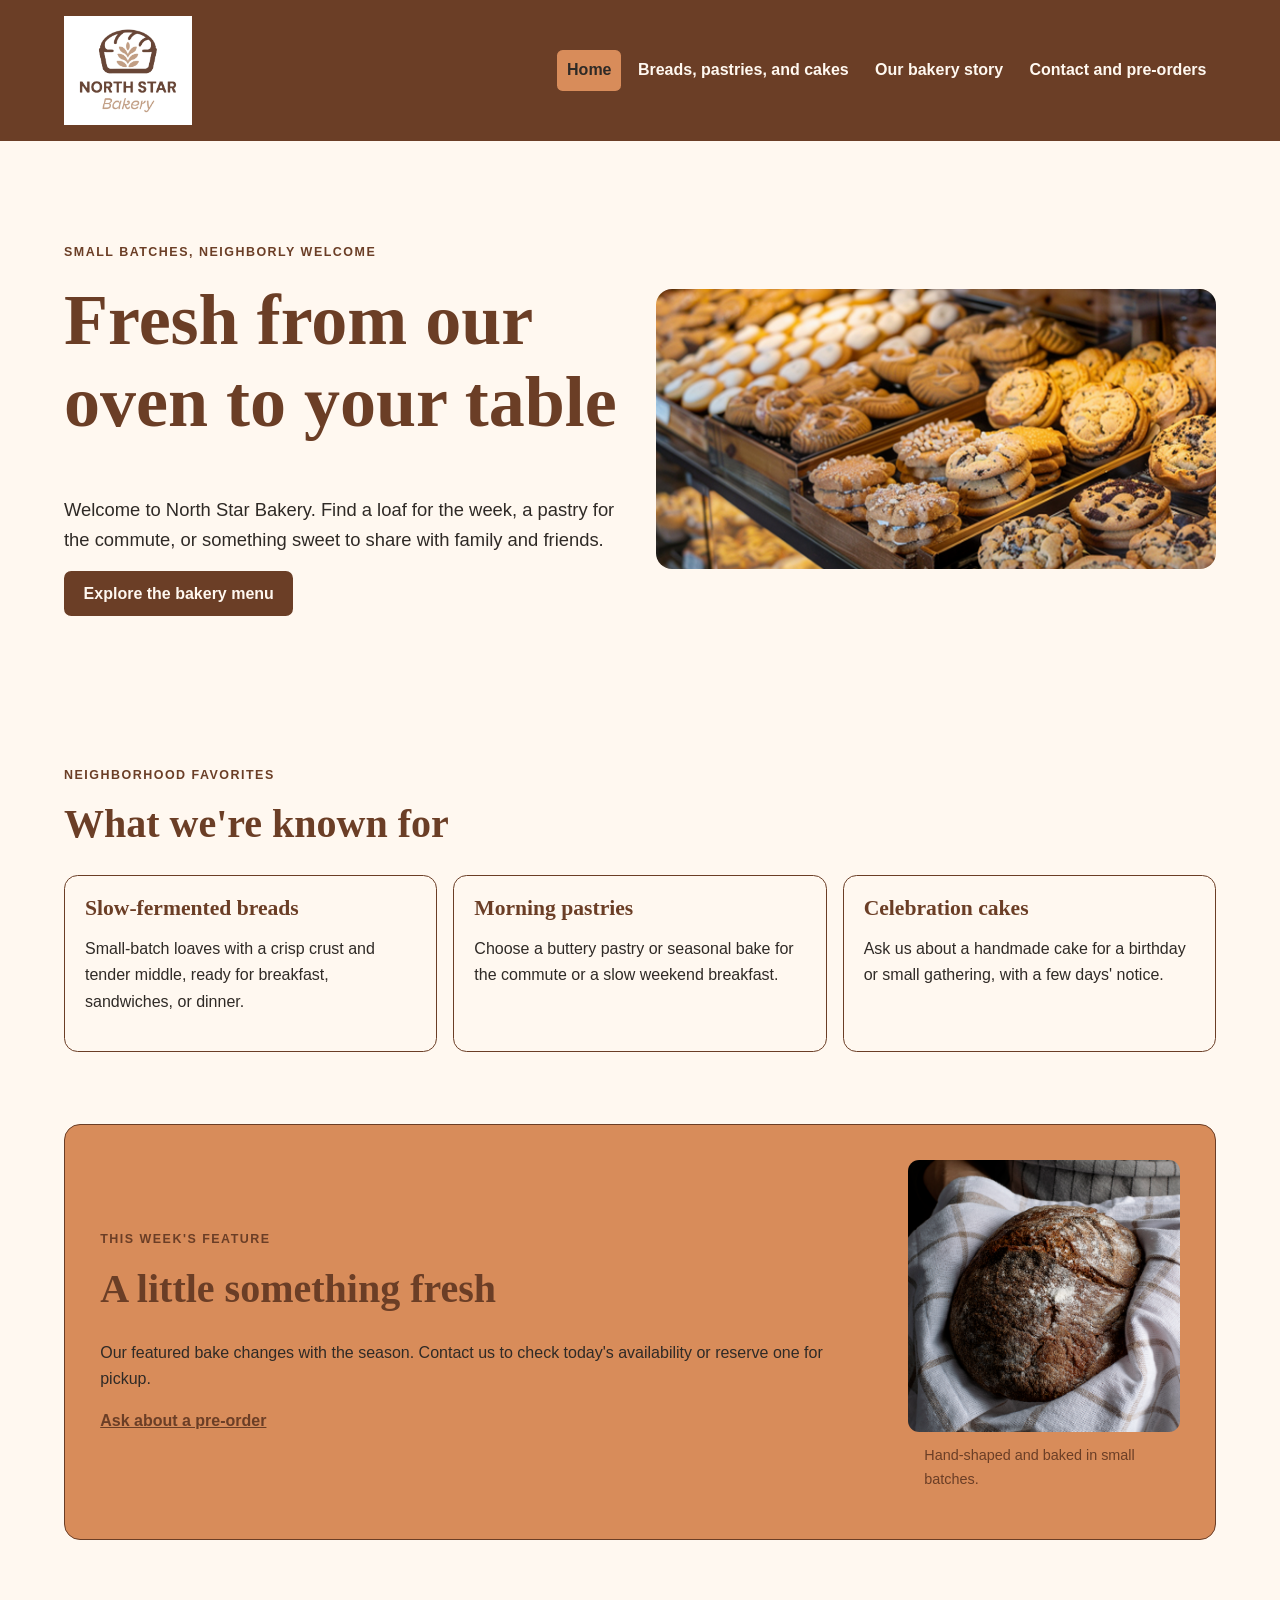
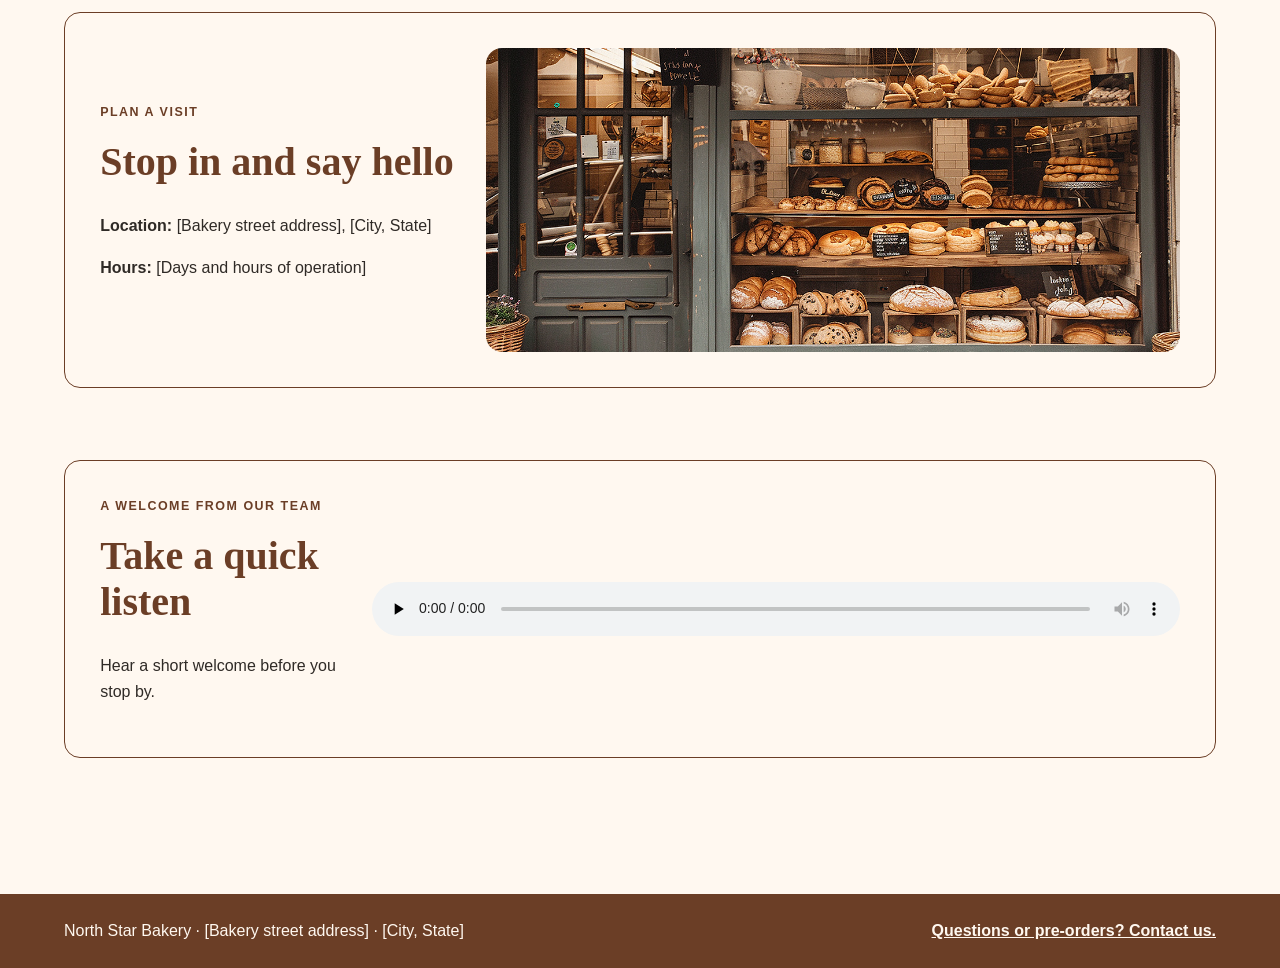
<file: index.html>
<!doctype html>
<html lang="en"><head><meta charset="utf-8"><meta name="viewport" content="width=device-width, initial-scale=1"><meta name="description" content="Meet North Star Bakery and plan a visit."><title>North Star Bakery | Home</title><link rel="stylesheet" href="styles.css?v=4"></head>
<body><a class="skip-link" href="#main-content">Skip to main content</a>
<header class="site-header"><div class="container header-inner"><a class="brand" href="index.html" aria-label="North Star Bakery home"><img src="assets/bakery-logo_c.png" alt="North Star Bakery"></a><nav aria-label="Main navigation"><ul class="nav-links"><li><a aria-current="page" href="index.html">Home</a></li><li><a href="products.html">Breads, pastries, and cakes</a></li><li><a href="about.html">Our bakery story</a></li><li><a href="contact.html">Contact and pre-orders</a></li></ul></nav></div></header>
<main id="main-content" class="container">
<section class="hero"><div class="hero-copy"><p class="eyebrow">Small batches, neighborly welcome</p><h1>Fresh from our oven to your table</h1><p class="lead">Welcome to North Star Bakery. Find a loaf for the week, a pastry for the commute, or something sweet to share with family and friends.</p><a class="button" href="products.html">Explore the bakery menu</a></div><div class="hero-image"><picture><source media="(max-width: 38rem)" srcset="assets/bakery-feature-small_c.png"><source srcset="assets/bakery-feature-large_c.png"><img src="assets/bakery-feature-large_c.png" alt="Freshly baked featured item from North Star Bakery"></picture></div></section>
<section class="section"><div class="section-heading"><p class="eyebrow">Neighborhood favorites</p><h2>What we're known for</h2></div><div class="feature-row"><article class="card"><h3>Slow-fermented breads</h3><p>Small-batch loaves with a crisp crust and tender middle, ready for breakfast, sandwiches, or dinner.</p></article><article class="card"><h3>Morning pastries</h3><p>Choose a buttery pastry or seasonal bake for the commute or a slow weekend breakfast.</p></article><article class="card"><h3>Celebration cakes</h3><p>Ask us about a handmade cake for a birthday or small gathering, with a few days' notice.</p></article></div></section>
<section class="section feature-panel"><div><p class="eyebrow">This week's feature</p><h2>A little something fresh</h2><p>Our featured bake changes with the season. Contact us to check today's availability or reserve one for pickup.</p><a class="text-link" href="contact.html">Ask about a pre-order</a></div><figure class="featured-figure"><img src="assets/bakery-signature-loaf_c.png" alt="Golden Signature Loaf with a scored crust"><figcaption>Hand-shaped and baked in small batches.</figcaption></figure></section>
<section class="section visit-panel"><div><p class="eyebrow">Plan a visit</p><h2>Stop in and say hello</h2><p><strong>Location:</strong> [Bakery street address], [City, State]</p><p><strong>Hours:</strong> [Days and hours of operation]</p></div><div class="visit-image"><img src="assets/bakery-storefront_c.png" alt="North Star Bakery storefront entrance"></div></section>
<section class="section audio-panel"><div><p class="eyebrow">A welcome from our team</p><h2>Take a quick listen</h2><p>Hear a short welcome before you stop by.</p></div><audio controls preload="none"><source src="assets/bakery-welcome_c.mp3" type="audio/mpeg">Your browser cannot play this audio. <a href="assets/bakery-welcome_c.mp3">Open the bakery welcome recording.</a></audio></section>
</main><footer class="site-footer"><div class="container footer-inner"><p>North Star Bakery · [Bakery street address] · [City, State]</p><p><a href="contact.html">Questions or pre-orders? Contact us.</a></p></div></footer></body></html>
</file>
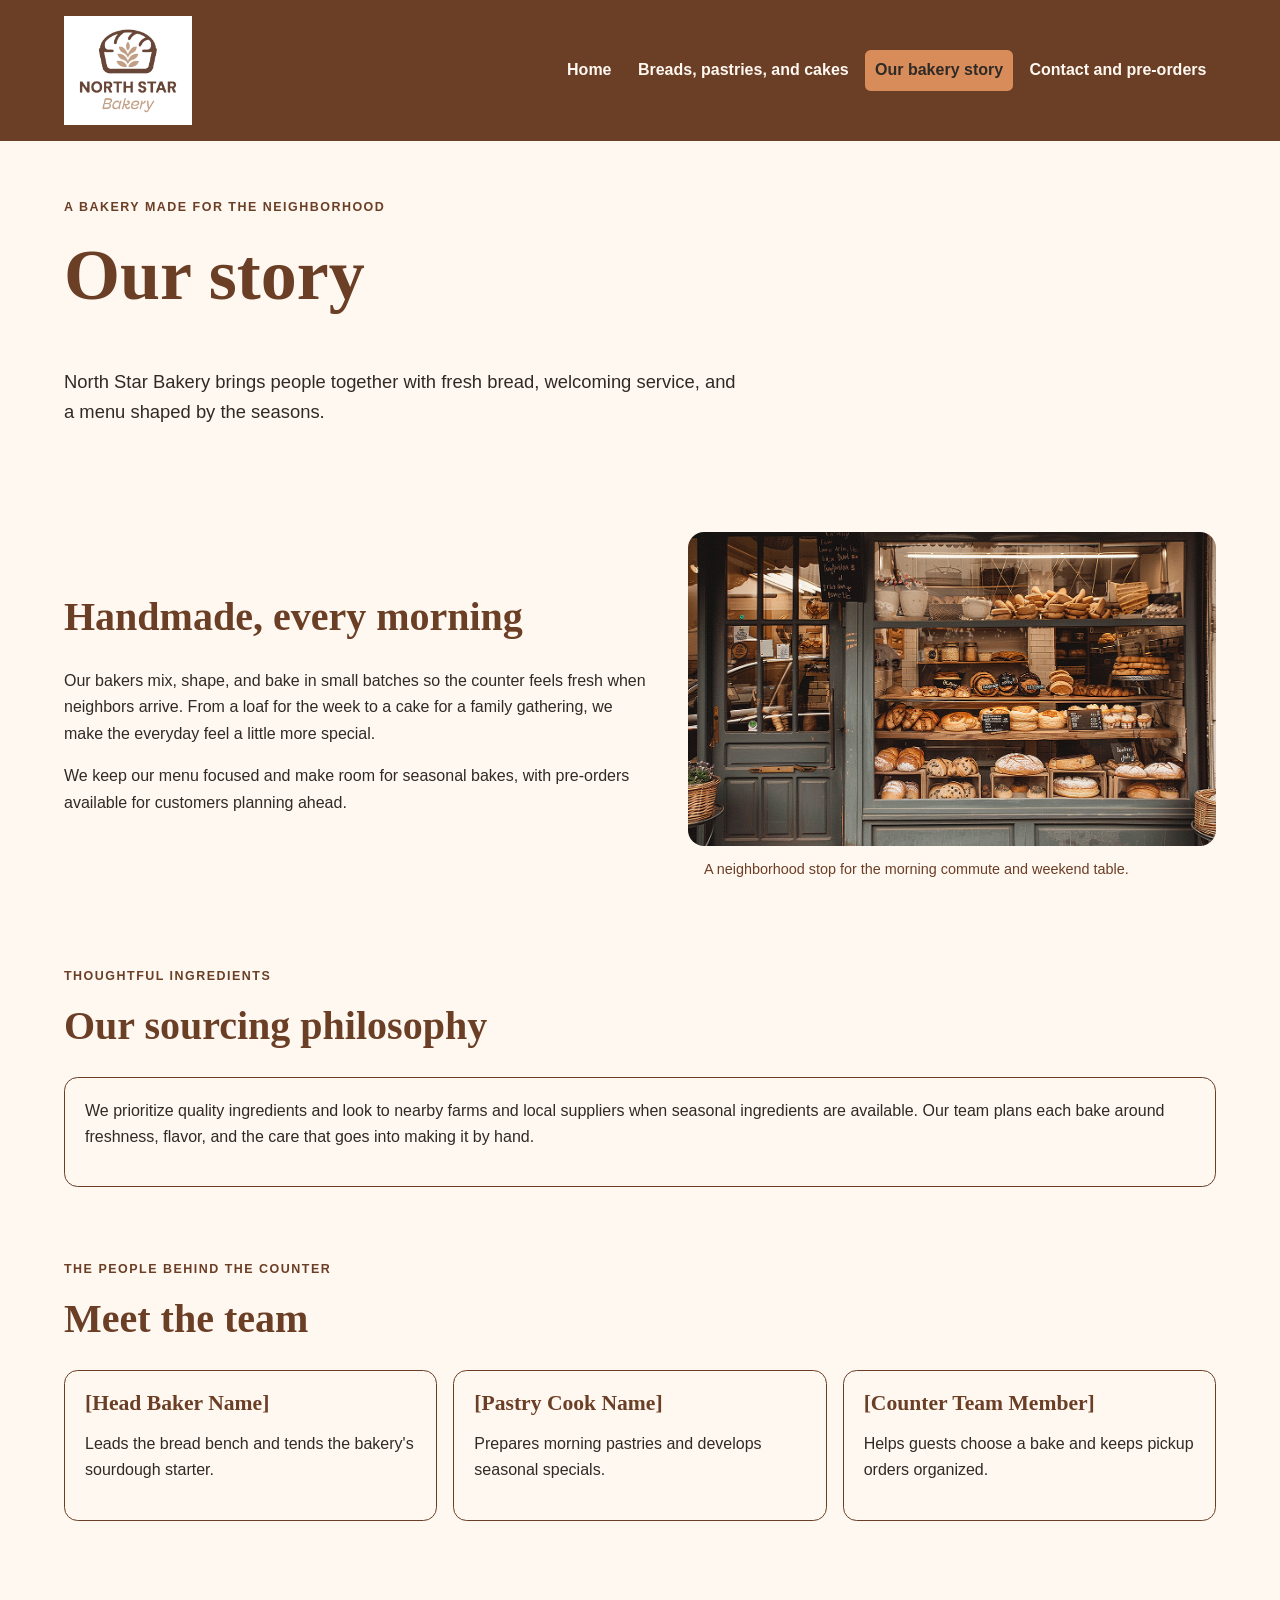
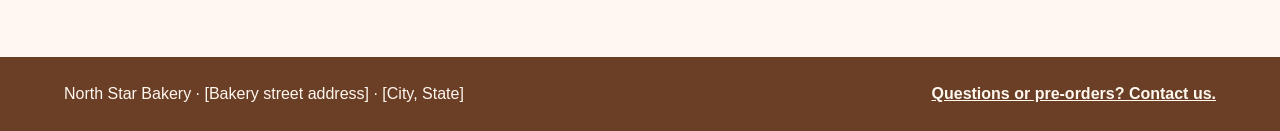
<file: about.html>
<!doctype html>
<html lang="en"><head><meta charset="utf-8"><meta name="viewport" content="width=device-width, initial-scale=1"><meta name="description" content="Learn about North Star Bakery's handmade, neighborhood-focused approach."><title>North Star Bakery | About</title><link rel="stylesheet" href="styles.css?v=4"></head>
<body><a class="skip-link" href="#main-content">Skip to main content</a><header class="site-header"><div class="container header-inner"><a class="brand" href="index.html" aria-label="North Star Bakery home"><img src="assets/bakery-logo_c.png" alt="North Star Bakery"></a><nav aria-label="Main navigation"><ul class="nav-links"><li><a href="index.html">Home</a></li><li><a href="products.html">Breads, pastries, and cakes</a></li><li><a aria-current="page" href="about.html">Our bakery story</a></li><li><a href="contact.html">Contact and pre-orders</a></li></ul></nav></div></header>
<main id="main-content" class="container"><header class="page-intro"><p class="eyebrow">A bakery made for the neighborhood</p><h1>Our story</h1><p class="lead">North Star Bakery brings people together with fresh bread, welcoming service, and a menu shaped by the seasons.</p></header>
<section class="story-panel section"><div><h2>Handmade, every morning</h2><p>Our bakers mix, shape, and bake in small batches so the counter feels fresh when neighbors arrive. From a loaf for the week to a cake for a family gathering, we make the everyday feel a little more special.</p><p>We keep our menu focused and make room for seasonal bakes, with pre-orders available for customers planning ahead.</p></div><figure class="story-image"><img src="assets/bakery-storefront_c.png" alt="The welcoming entrance to North Star Bakery"><figcaption>A neighborhood stop for the morning commute and weekend table.</figcaption></figure></section>
<section class="section"><div class="section-heading"><p class="eyebrow">Thoughtful ingredients</p><h2>Our sourcing philosophy</h2></div><div class="card"><p>We prioritize quality ingredients and look to nearby farms and local suppliers when seasonal ingredients are available. Our team plans each bake around freshness, flavor, and the care that goes into making it by hand.</p></div></section>
<section class="section"><div class="section-heading"><p class="eyebrow">The people behind the counter</p><h2>Meet the team</h2></div><div class="feature-row team-grid"><article class="card"><h3>[Head Baker Name]</h3><p>Leads the bread bench and tends the bakery's sourdough starter.</p></article><article class="card"><h3>[Pastry Cook Name]</h3><p>Prepares morning pastries and develops seasonal specials.</p></article><article class="card"><h3>[Counter Team Member]</h3><p>Helps guests choose a bake and keeps pickup orders organized.</p></article></div></section></main>
<footer class="site-footer"><div class="container footer-inner"><p>North Star Bakery · [Bakery street address] · [City, State]</p><p><a href="contact.html">Questions or pre-orders? Contact us.</a></p></div></footer></body></html>
</file>
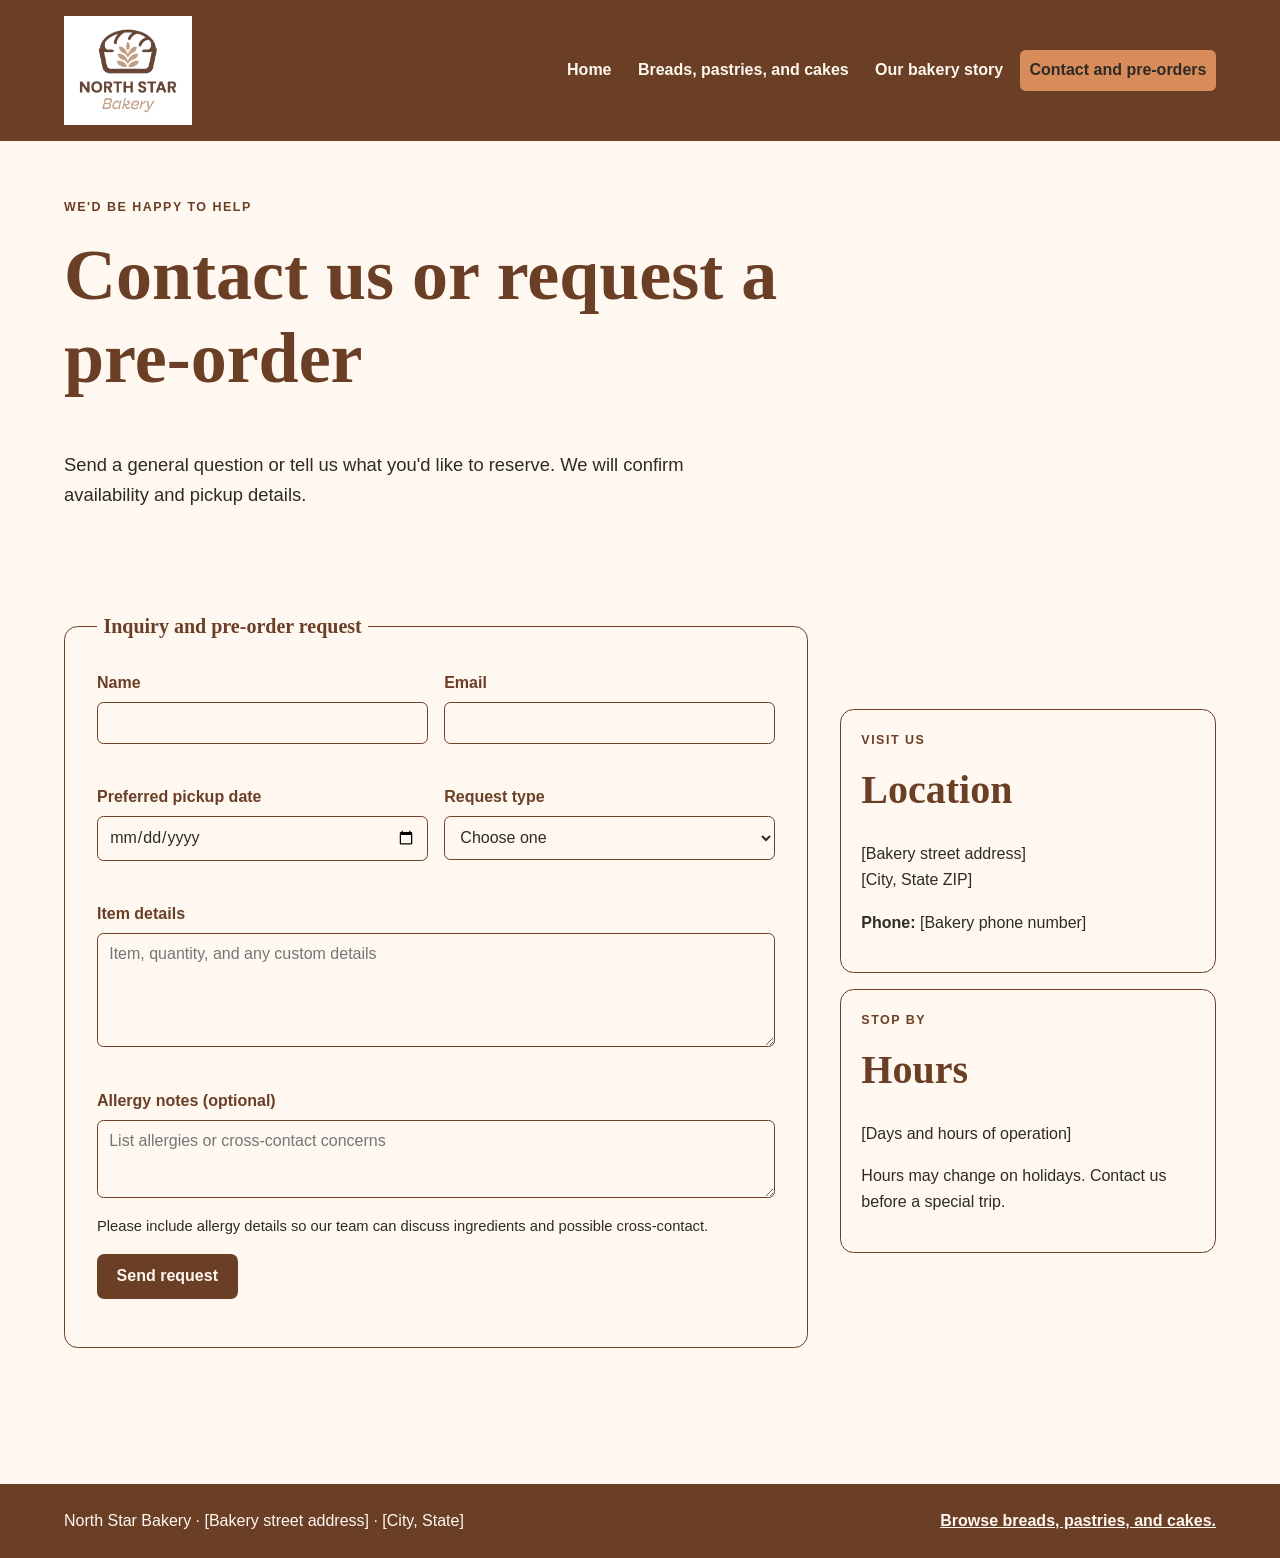
<file: contact.html>
<!doctype html>
<html lang="en"><head><meta charset="utf-8"><meta name="viewport" content="width=device-width, initial-scale=1"><meta name="description" content="Contact North Star Bakery or request a pickup pre-order."><title>North Star Bakery | Contact and Pre-Orders</title><link rel="stylesheet" href="styles.css?v=4"></head>
<body><a class="skip-link" href="#main-content">Skip to main content</a><header class="site-header"><div class="container header-inner"><a class="brand" href="index.html" aria-label="North Star Bakery home"><img src="assets/bakery-logo_c.png" alt="North Star Bakery"></a><nav aria-label="Main navigation"><ul class="nav-links"><li><a href="index.html">Home</a></li><li><a href="products.html">Breads, pastries, and cakes</a></li><li><a href="about.html">Our bakery story</a></li><li><a aria-current="page" href="contact.html">Contact and pre-orders</a></li></ul></nav></div></header>
<main id="main-content" class="container"><header class="page-intro"><p class="eyebrow">We'd be happy to help</p><h1>Contact us or request a pre-order</h1><p class="lead">Send a general question or tell us what you'd like to reserve. We will confirm availability and pickup details.</p></header>
<div class="contact-layout section"><form class="request-form" id="request-form" action="#" method="get" novalidate><fieldset><legend>Inquiry and pre-order request</legend><div class="form-grid">
<div class="form-field"><label for="customer-name">Name</label><input type="text" id="customer-name" name="name" autocomplete="name" required minlength="2" aria-describedby="name-error"><p class="field-error" id="name-error" aria-live="polite"></p></div>
<div class="form-field"><label for="customer-email">Email</label><input type="email" id="customer-email" name="email" autocomplete="email" required aria-describedby="email-error"><p class="field-error" id="email-error" aria-live="polite"></p></div>
<div class="form-field"><label for="pickup-date">Preferred pickup date</label><input type="date" id="pickup-date" name="pickup-date" required aria-describedby="date-error"><p class="field-error" id="date-error" aria-live="polite"></p></div>
<div class="form-field"><label for="request-type">Request type</label><select id="request-type" name="request-type" required aria-describedby="type-error"><option value="">Choose one</option><option value="pre-order">Pre-order</option><option value="general-question">General question</option></select><p class="field-error" id="type-error" aria-live="polite"></p></div>
<div class="form-field form-field-wide"><label for="item-details">Item details</label><textarea id="item-details" name="item-details" rows="5" required minlength="5" placeholder="Item, quantity, and any custom details" aria-describedby="details-error"></textarea><p class="field-error" id="details-error" aria-live="polite"></p></div>
<div class="form-field form-field-wide"><label for="allergy-notes">Allergy notes (optional)</label><textarea id="allergy-notes" name="allergy-notes" rows="3" placeholder="List allergies or cross-contact concerns"></textarea></div>
</div><p class="form-note">Please include allergy details so our team can discuss ingredients and possible cross-contact.</p><button class="button" type="submit">Send request</button><p id="form-status" class="form-status" role="status" aria-live="polite"></p></fieldset></form>
<aside class="contact-details"><section class="card"><p class="eyebrow">Visit us</p><h2>Location</h2><p>[Bakery street address]<br>[City, State ZIP]</p><p><strong>Phone:</strong> [Bakery phone number]</p></section><section class="card"><p class="eyebrow">Stop by</p><h2>Hours</h2><p>[Days and hours of operation]</p><p>Hours may change on holidays. Contact us before a special trip.</p></section></aside></div></main>
<footer class="site-footer"><div class="container footer-inner"><p>North Star Bakery · [Bakery street address] · [City, State]</p><p><a href="products.html">Browse breads, pastries, and cakes.</a></p></div></footer><script src="script.js?v=4" defer></script></body></html>
</file>
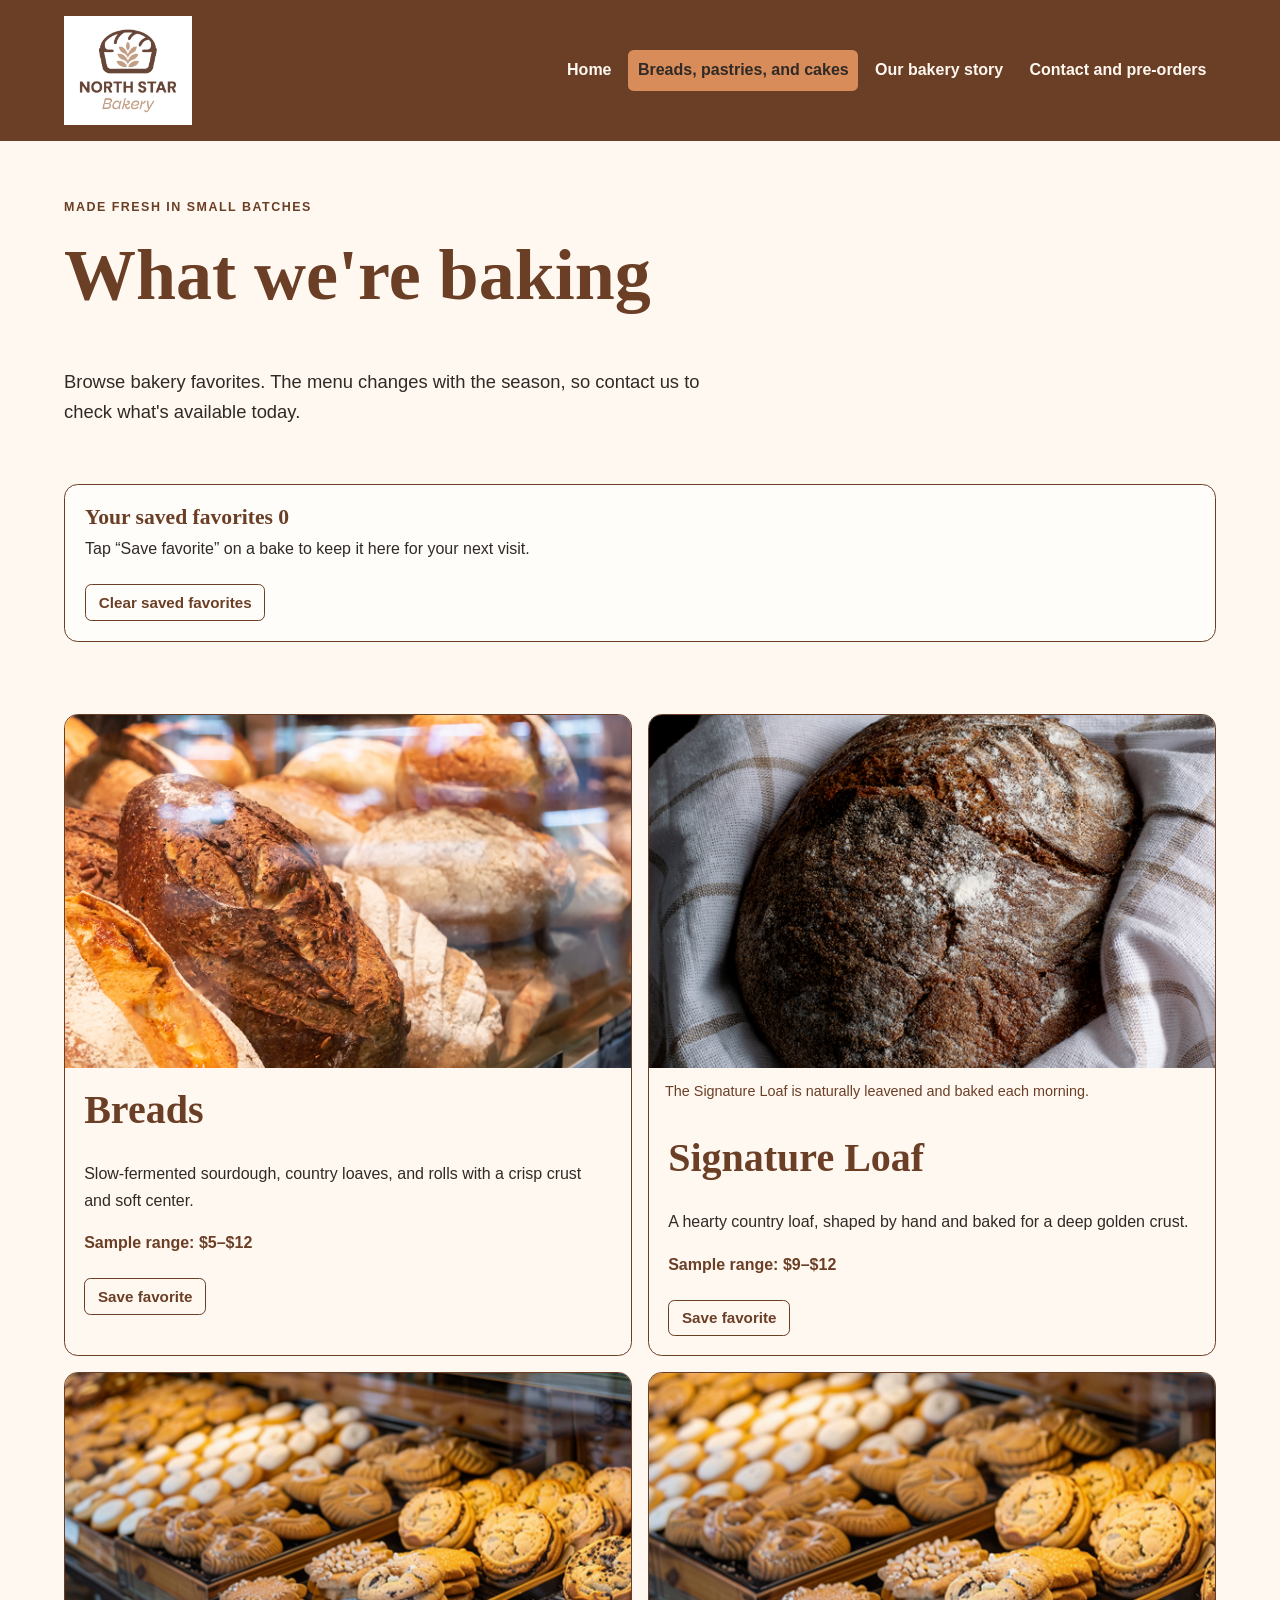
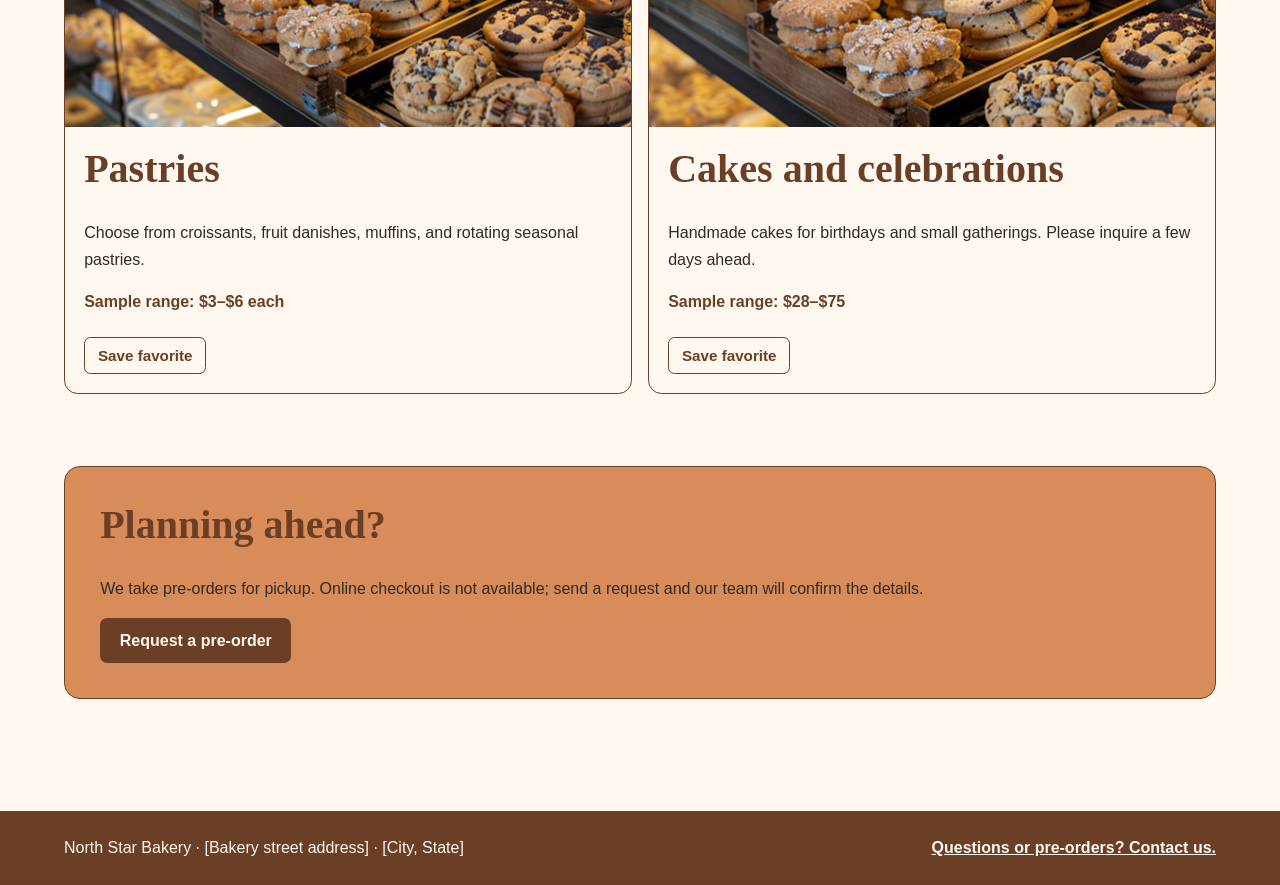
<file: products.html>
<!doctype html>
<html lang="en"><head><meta charset="utf-8"><meta name="viewport" content="width=device-width, initial-scale=1"><meta name="description" content="Explore North Star Bakery breads, pastries, and cakes."><title>North Star Bakery | Products</title><link rel="stylesheet" href="styles.css?v=4"></head>
<body><a class="skip-link" href="#main-content">Skip to main content</a><header class="site-header"><div class="container header-inner"><a class="brand" href="index.html" aria-label="North Star Bakery home"><img src="assets/bakery-logo_c.png" alt="North Star Bakery"></a><nav aria-label="Main navigation"><ul class="nav-links"><li><a href="index.html">Home</a></li><li><a aria-current="page" href="products.html">Breads, pastries, and cakes</a></li><li><a href="about.html">Our bakery story</a></li><li><a href="contact.html">Contact and pre-orders</a></li></ul></nav></div></header>
<main id="main-content" class="container"><header class="page-intro"><p class="eyebrow">Made fresh in small batches</p><h1>What we're baking</h1><p class="lead">Browse bakery favorites. The menu changes with the season, so contact us to check what's available today.</p></header>
<section class="favorites-panel" aria-labelledby="favorites-heading" aria-live="polite">
<h2 id="favorites-heading">Your saved favorites <span id="favorite-count">0</span></h2>
<p id="favorites-message">Tap “Save favorite” on a bake to keep it here for your next visit.</p>
<ul id="favorite-list" class="favorite-list"></ul>
<button class="text-button" id="clear-favorites" type="button" hidden>Clear saved favorites</button>
</section>
<section class="product-grid section" aria-label="Bakery product categories">
<article class="card product-card"><img src="assets/bakery-bread_c.png" alt="Rustic crusty bread baked in small batches"><div><h2>Breads</h2><p>Slow-fermented sourdough, country loaves, and rolls with a crisp crust and soft center.</p><p class="price">Sample range: $5–$12</p><button class="favorite-button" type="button" data-product-id="breads" aria-pressed="false">Save favorite</button></div></article>
<article class="card product-card signature-card"><figure><img src="assets/bakery-signature-loaf_c.png" alt="North Star Bakery Signature Loaf with a golden, scored crust"><figcaption>The Signature Loaf is naturally leavened and baked each morning.</figcaption></figure><div><h2>Signature Loaf</h2><p>A hearty country loaf, shaped by hand and baked for a deep golden crust.</p><p class="price">Sample range: $9–$12</p><button class="favorite-button" type="button" data-product-id="signature-loaf" aria-pressed="false">Save favorite</button></div></article>
<article class="card product-card"><img src="assets/bakery-feature-small_c.png" alt="Seasonal featured pastry from the bakery"><div><h2>Pastries</h2><p>Choose from croissants, fruit danishes, muffins, and rotating seasonal pastries.</p><p class="price">Sample range: $3–$6 each</p><button class="favorite-button" type="button" data-product-id="pastries" aria-pressed="false">Save favorite</button></div></article>
<article class="card product-card"><img src="assets/bakery-feature-large_c.png" alt="Freshly baked seasonal treat for a celebration"><div><h2>Cakes and celebrations</h2><p>Handmade cakes for birthdays and small gatherings. Please inquire a few days ahead.</p><p class="price">Sample range: $28–$75</p><button class="favorite-button" type="button" data-product-id="cakes" aria-pressed="false">Save favorite</button></div></article></section>
<section class="order-callout"><h2>Planning ahead?</h2><p>We take pre-orders for pickup. Online checkout is not available; send a request and our team will confirm the details.</p><a class="button" href="contact.html">Request a pre-order</a></section></main>
<footer class="site-footer"><div class="container footer-inner"><p>North Star Bakery · [Bakery street address] · [City, State]</p><p><a href="contact.html">Questions or pre-orders? Contact us.</a></p></div></footer><script src="script.js?v=4" defer></script></body></html>
</file>
<file: styles.css>
/* North Star Bakery design: warm palette, clear type, mobile-first layout. */
:root{color-scheme:light;--cream:#FFF8F0;--brown:#6B3E26;--peach:#D88C5A;--charcoal:#2F2A26;--content:72rem;--space:clamp(1rem,3vw,2rem)}
*{box-sizing:border-box}html{scroll-behavior:smooth}body{margin:0;color:var(--charcoal);background:var(--cream);font:1rem/1.65 Arial,Helvetica,sans-serif}
h1,h2,h3{margin:0 0 .7em;color:var(--brown);font-family:Georgia,"Times New Roman",serif;line-height:1.15}h1{font-size:clamp(2.25rem,8vw,4.5rem)}h2{font-size:clamp(1.65rem,4vw,2.5rem)}h3{font-size:1.35rem}p{margin:0 0 1rem}
img,picture,audio{display:block;max-width:100%}img{height:auto}a{color:var(--brown)}a:hover{color:var(--charcoal)}
a:focus-visible,button:focus-visible,input:focus-visible,select:focus-visible,textarea:focus-visible{outline:3px solid var(--peach);outline-offset:3px}
.container{width:min(100% - 2rem,var(--content));margin-inline:auto}.skip-link{position:absolute;inset:.5rem auto auto .5rem;z-index:10;padding:.6rem .9rem;color:var(--cream);background:var(--brown);transform:translateY(-150%)}.skip-link:focus{transform:translateY(0)}
.site-header{color:var(--cream);background:var(--brown)}.header-inner{display:flex;flex-direction:column;align-items:center;gap:1rem;padding-block:1rem}.brand img{width:8rem}
.nav-links{display:flex;flex-wrap:wrap;justify-content:center;gap:.35rem .65rem;margin:0;padding:0;list-style:none}.nav-links a{display:inline-block;padding:.45rem .6rem;border-radius:.35rem;color:var(--cream);text-decoration:none;font-weight:700}.nav-links a:hover,.nav-links a[aria-current=page]{color:var(--charcoal);background:var(--peach)}
main{padding-block:1.5rem 4rem}.hero,.feature-panel,.visit-panel,.audio-panel,.story-panel,.contact-layout{display:flex;flex-direction:column;gap:var(--space)}.hero{align-items:center;padding-block:clamp(2rem,6vw,5rem)}.hero-copy,.hero-image{flex:1 1 0}.eyebrow{color:var(--brown);font-size:.78rem;font-weight:800;letter-spacing:.12em;text-transform:uppercase}.lead{max-width:42rem;font-size:1.15rem}.hero-image img,.visit-image img,.story-image img{width:100%;border-radius:1rem;object-fit:cover}.hero-image img{max-height:28rem}
.button{display:inline-block;padding:.7rem 1.1rem;border:2px solid var(--brown);border-radius:.45rem;color:var(--cream);background:var(--brown);font:700 1rem Arial,Helvetica,sans-serif;text-decoration:none;cursor:pointer}.button:hover{color:var(--charcoal);background:var(--peach)}
.section{margin-block:clamp(2.5rem,6vw,4.5rem)}.section-heading,.page-intro{max-width:52rem;margin-bottom:1.5rem}.feature-row,.product-grid,.team-grid{display:flex;flex-wrap:wrap;gap:1rem}.card{flex:1 1 15rem;min-width:0;padding:1.25rem;border:1px solid var(--brown);border-radius:.85rem;background:var(--cream)}
.product-card{flex:1 1 100%;overflow:hidden;padding:0}.product-card>img,.product-card figure img{width:100%;aspect-ratio:16/10;object-fit:cover}.product-card>div{padding:1.2rem}.product-card figure{margin:0}.product-card figcaption,.featured-figure figcaption,.story-image figcaption{padding:.75rem 1rem;color:var(--brown);font-size:.9rem}.price{color:var(--brown);font-weight:800}
.feature-panel,.visit-panel,.audio-panel,.order-callout{padding:clamp(1.2rem,4vw,2.2rem);border:1px solid var(--brown);border-radius:1rem}.feature-panel,.order-callout{background:var(--peach)}.featured-figure{flex:1 1 17rem;margin:0}.featured-figure img{width:100%;border-radius:.7rem}.text-link{font-weight:800}.visit-panel,.audio-panel{background:var(--cream)}.visit-image{flex:1 1 18rem}.visit-image img{max-height:19rem}.audio-panel audio{width:100%}
.page-intro{padding-block:2rem 1rem}.story-image{flex:1 1 18rem;margin:0}.story-panel>div{flex:1 1 22rem}.order-callout{margin-block:3rem}
.contact-layout{align-items:flex-start}.request-form,.contact-details{width:100%}.request-form fieldset{min-width:0;margin:0;padding:clamp(1rem,4vw,2rem);border:1px solid var(--brown);border-radius:.85rem}.request-form legend{padding-inline:.4rem;color:var(--brown);font:700 1.25rem Georgia,"Times New Roman",serif}.form-grid{display:flex;flex-wrap:wrap;gap:1rem}.form-field{display:flex;flex:1 1 100%;flex-direction:column;gap:.35rem}.form-field label{color:var(--brown);font-weight:700}.form-field input,.form-field select,.form-field textarea{width:100%;padding:.7rem;border:1px solid var(--brown);border-radius:.4rem;color:var(--charcoal);background:var(--cream);font:1rem Arial,Helvetica,sans-serif}.form-note{margin-block:1rem;font-size:.92rem}.contact-details{display:flex;flex-direction:column;gap:1rem}
.site-footer{padding-block:1.5rem;color:var(--cream);background:var(--brown)}.footer-inner{display:flex;flex-direction:column;gap:.5rem}.site-footer p{margin:0}.site-footer a{color:var(--cream);font-weight:700}
@media(min-width:48rem){.header-inner{flex-direction:row;justify-content:space-between}.nav-links{gap:.45rem}.hero,.feature-panel,.visit-panel,.audio-panel,.story-panel,.contact-layout{flex-direction:row;align-items:center}.product-card{flex-basis:calc(50% - .5rem)}.form-field{flex-basis:calc(50% - .5rem)}.form-field-wide{flex-basis:100%}.request-form{flex:1 1 62%}.contact-details{flex:1 1 30%}.footer-inner{flex-direction:row;justify-content:space-between;align-items:center}}

/* Touchstone 4: favorites and validation feedback. */
.favorites-panel{margin-block:1.5rem;padding:1.25rem;border:1px solid var(--brown);border-radius:.85rem;background:#fffdf9}
.favorites-panel h2{font-size:1.35rem;margin-bottom:.4rem}.favorite-list{display:flex;flex-wrap:wrap;gap:.5rem 1.25rem;margin:.25rem 0 0;padding-left:1.25rem;color:var(--brown);font-weight:700}
.favorite-button,.text-button{display:inline-block;margin-top:.35rem;padding:.55rem .8rem;border:1px solid var(--brown);border-radius:.4rem;color:var(--brown);background:transparent;font:700 .95rem Arial,Helvetica,sans-serif;cursor:pointer}
.favorite-button[aria-pressed="true"]{color:var(--cream);background:var(--brown)}.text-button:hover,.favorite-button:hover{background:var(--peach);color:var(--charcoal)}
.field-error{min-height:1.3em;margin:0;color:#9b2c20;font-size:.9rem;font-weight:700}.form-field input[aria-invalid="true"],.form-field select[aria-invalid="true"],.form-field textarea[aria-invalid="true"]{border:2px solid #9b2c20}.form-status{margin-top:1rem;color:var(--brown);font-weight:700}
</file>
